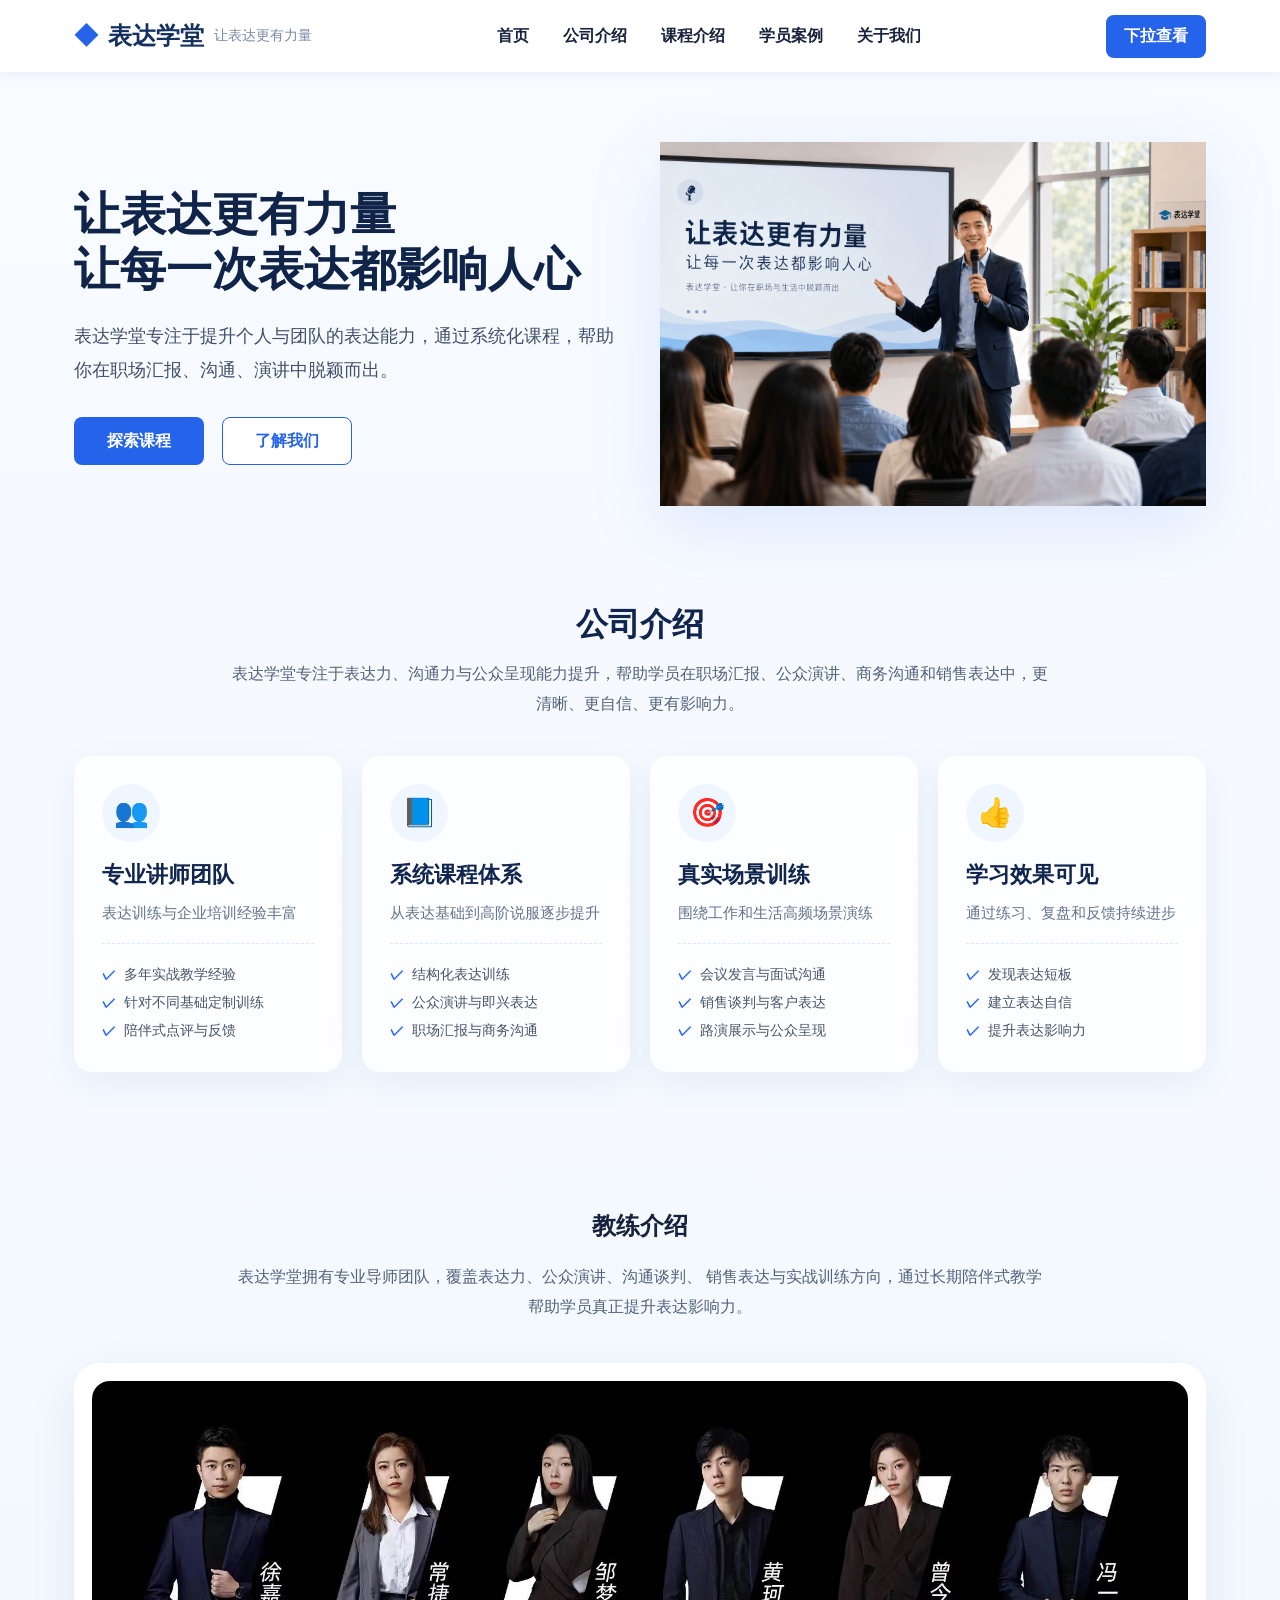
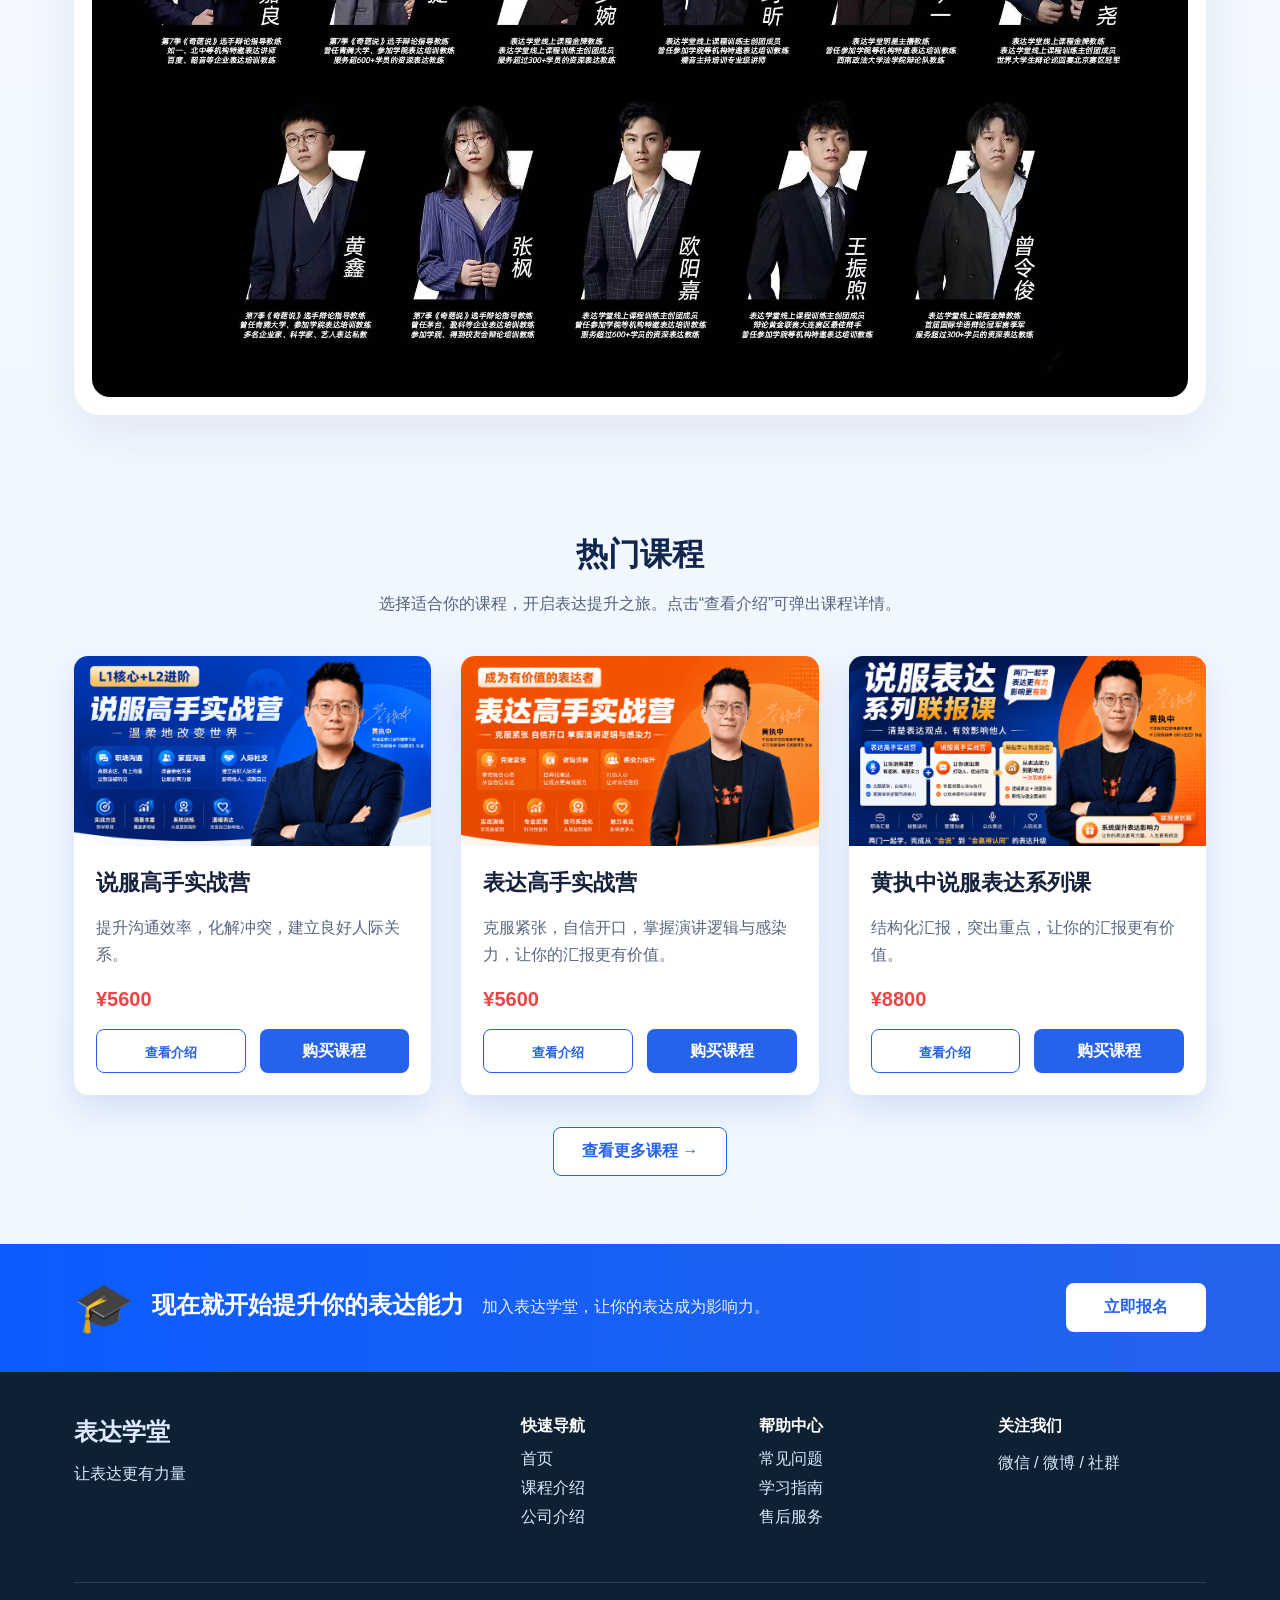
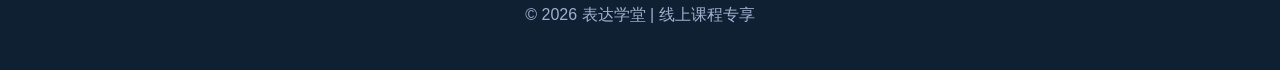
<file: index.html>
<!DOCTYPE html>
<html lang="zh-CN">
<head>
  <meta charset="UTF-8" />
  <meta name="viewport" content="width=device-width, initial-scale=1.0" />
  <title>表达学堂｜课程介绍</title>
  <link rel="stylesheet" href="css/style.css" />
</head>
<body>
  <header class="topbar">
    <div class="nav-wrap">
      <a class="brand" href="#home">
        <span class="brand-icon">◆</span>
        <span>表达学堂</span>
        <em>让表达更有力量</em>
      </a>
      <nav class="nav">
        <a href="#home">首页</a>
        <a href="#about">公司介绍</a>
        <a href="#courses">课程介绍</a>
        <a href="#cases">学员案例</a>
        <a href="#contact">关于我们</a>
      </nav>
      <a class="login-btn" href="#courses">下拉查看</a>
    </div>
  </header>

  <main id="home">
    <section class="hero">
      <div class="hero-text">
        <h1>让表达更有力量<br>让每一次表达都影响人心</h1>
        <p>表达学堂专注于提升个人与团队的表达能力，通过系统化课程，帮助你在职场汇报、沟通、演讲中脱颖而出。</p>
        <div class="hero-actions">
          <a class="primary-btn" href="#courses">探索课程</a>
          <a class="ghost-btn" href="#about">了解我们</a>
        </div>
      </div>
      <div class="hero-img"><img src="images/home-banner.jpg" alt="表达学堂课程场景"></div>
    </section>

   <section class="about" id="about">
  <h2>公司介绍</h2>
  <p class="section-desc">
    表达学堂专注于表达力、沟通力与公众呈现能力提升，帮助学员在职场汇报、公众演讲、商务沟通和销售表达中，更清晰、更自信、更有影响力。
  </p>

  <div class="features">
    <div class="feature">
      <span>👥</span>
      <h3>专业讲师团队</h3>
      <p>表达训练与企业培训经验丰富</p>
      <ul>
        <li>多年实战教学经验</li>
        <li>针对不同基础定制训练</li>
        <li>陪伴式点评与反馈</li>
      </ul>
    </div>

    <div class="feature">
      <span>📘</span>
      <h3>系统课程体系</h3>
      <p>从表达基础到高阶说服逐步提升</p>
      <ul>
        <li>结构化表达训练</li>
        <li>公众演讲与即兴表达</li>
        <li>职场汇报与商务沟通</li>
      </ul>
    </div>

    <div class="feature">
      <span>🎯</span>
      <h3>真实场景训练</h3>
      <p>围绕工作和生活高频场景演练</p>
      <ul>
        <li>会议发言与面试沟通</li>
        <li>销售谈判与客户表达</li>
        <li>路演展示与公众呈现</li>
      </ul>
    </div>

    <div class="feature">
      <span>👍</span>
      <h3>学习效果可见</h3>
      <p>通过练习、复盘和反馈持续进步</p>
      <ul>
        <li>发现表达短板</li>
        <li>建立表达自信</li>
        <li>提升表达影响力</li>
      </ul>
    </div>
  </div>
</section>

<section class="coach-team" id="cases">
  <h2>教练介绍</h2>

  <p class="section-desc">
    表达学堂拥有专业导师团队，覆盖表达力、公众演讲、沟通谈判、
    销售表达与实战训练方向，通过长期陪伴式教学帮助学员真正提升表达影响力。
  </p>

  <div class="coach-team-card">
    <img src="images/coach-team.jpg" alt="表达学堂教练团队">
  </div>
</section>

    <section class="courses" id="courses">
      <h2>热门课程</h2>
      <p class="section-desc">选择适合你的课程，开启表达提升之旅。点击“查看介绍”可弹出课程详情。</p>
      <div class="course-grid">

        <article class="course-card">
          <img src="images/shuofu.jpg" alt="高效沟通技巧课">
          <div class="course-body">
            <h3>说服高手实战营</h3>
            <p>提升沟通效率，化解冲突，建立良好人际关系。</p>
            <strong>¥5600</strong>
            <div class="card-actions">
              <button onclick="openCourse(0)">查看介绍</button>
              <a href="https://s.bluedothub.cn/VM5bxbV" target="_blank">购买课程</a>
            </div>
          </div>
        </article>

        <article class="course-card">
          <img src="images/biaoda.jpg" alt="当众演讲训练营">
          <div class="course-body">
            <h3>表达高手实战营</h3>
            <p>克服紧张，自信开口，掌握演讲逻辑与感染力，让你的汇报更有价值。</p>
            <strong>¥5600</strong>
            <div class="card-actions">
              <button onclick="openCourse(1)">查看介绍</button>
              <a href="https://s.bluedothub.cn/Vd4vapV" target="_blank">购买课程</a>
            </div>
          </div>
        </article>

        <article class="course-card">
          <img src="images/huang.jpg" alt="职场汇报实战课">
          <div class="course-body">
            <h3>黄执中说服表达系列课</h3>
            <p>结构化汇报，突出重点，让你的汇报更有价值。</p>
            <strong>¥8800</strong>
            <div class="card-actions">
              <button onclick="openCourse(2)">查看介绍</button>
              <a href="https://s.bluedothub.cn/Ea4LaaK" target="_blank">购买课程</a>
            </div>
          </div>
        </article>

      </div>
      <a class="more-btn" href="#courses">查看更多课程 →</a>
    </section>

    <section class="cta">
      <div><span>🎓</span><h2>现在就开始提升你的表达能力</h2><p>加入表达学堂，让你的表达成为影响力。</p></div>
      <a href="https://s.bluedothub.cn/Ea4LaaK" target="_blank">立即报名</a>
    </section>
  </main>

  <footer class="footer" id="contact">
    <div class="footer-brand"><strong>表达学堂</strong><p>让表达更有力量</p></div>
    <div><h4>快速导航</h4><a href="#home">首页</a><a href="#courses">课程介绍</a><a href="#about">公司介绍</a></div>
    <div><h4>帮助中心</h4><a href="#">常见问题</a><a href="#">学习指南</a><a href="#">售后服务</a></div>
    <div><h4>关注我们</h4><p>微信 / 微博 / 社群</p></div>
    <p class="copyright">© 2026 表达学堂 | 线上课程专享</p>
  </footer>

  <div class="modal" id="courseModal" aria-hidden="true">
    <div class="modal-card">
      <button class="modal-close" onclick="closeCourse()">×</button>
      <img id="modalImage" src="images/shuofu-detail.jpg" alt="课程详情图">
      <h3 id="modalTitle">课程标题</h3>
      <p id="modalText">课程介绍</p>
      <a id="modalBuy" class="primary-btn" target="_blank">立即购买</a>
    </div>
  </div>

  <script src="js/script.js"></script>
</body>
</html>
</file>
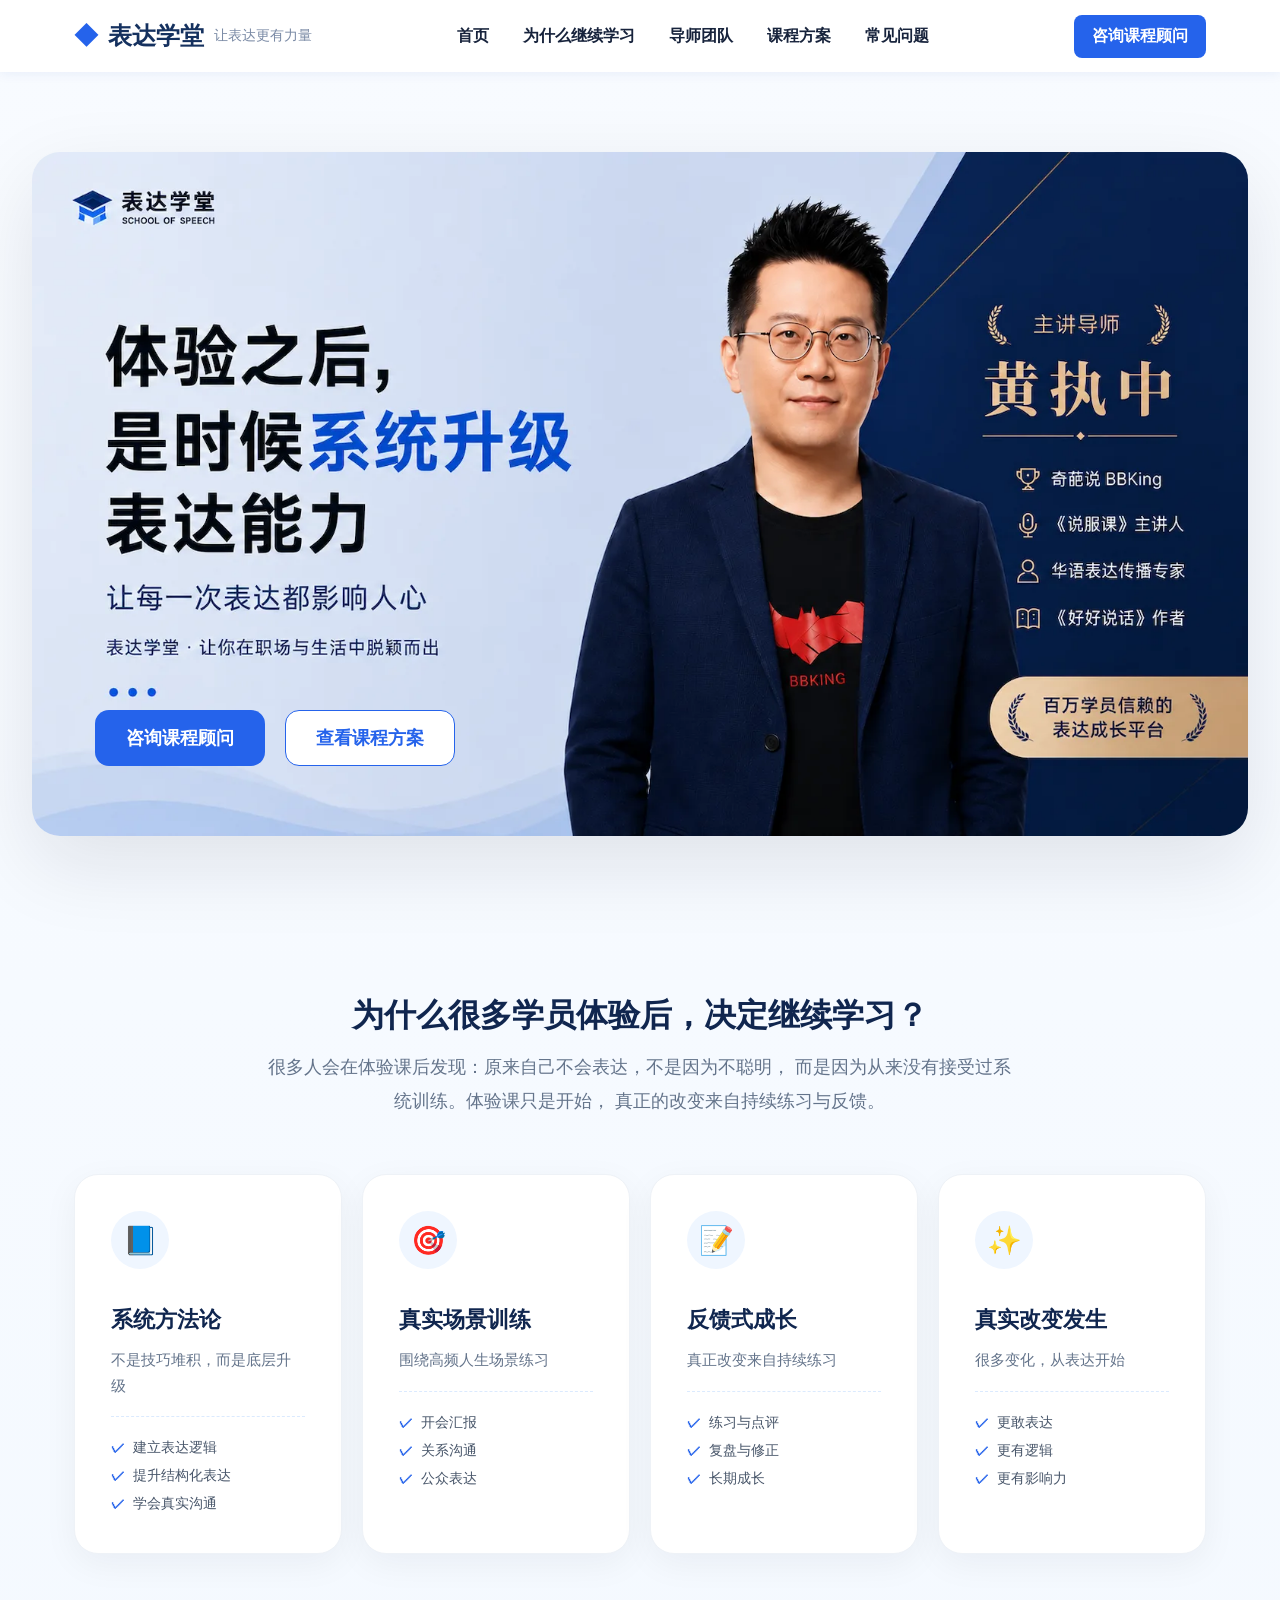
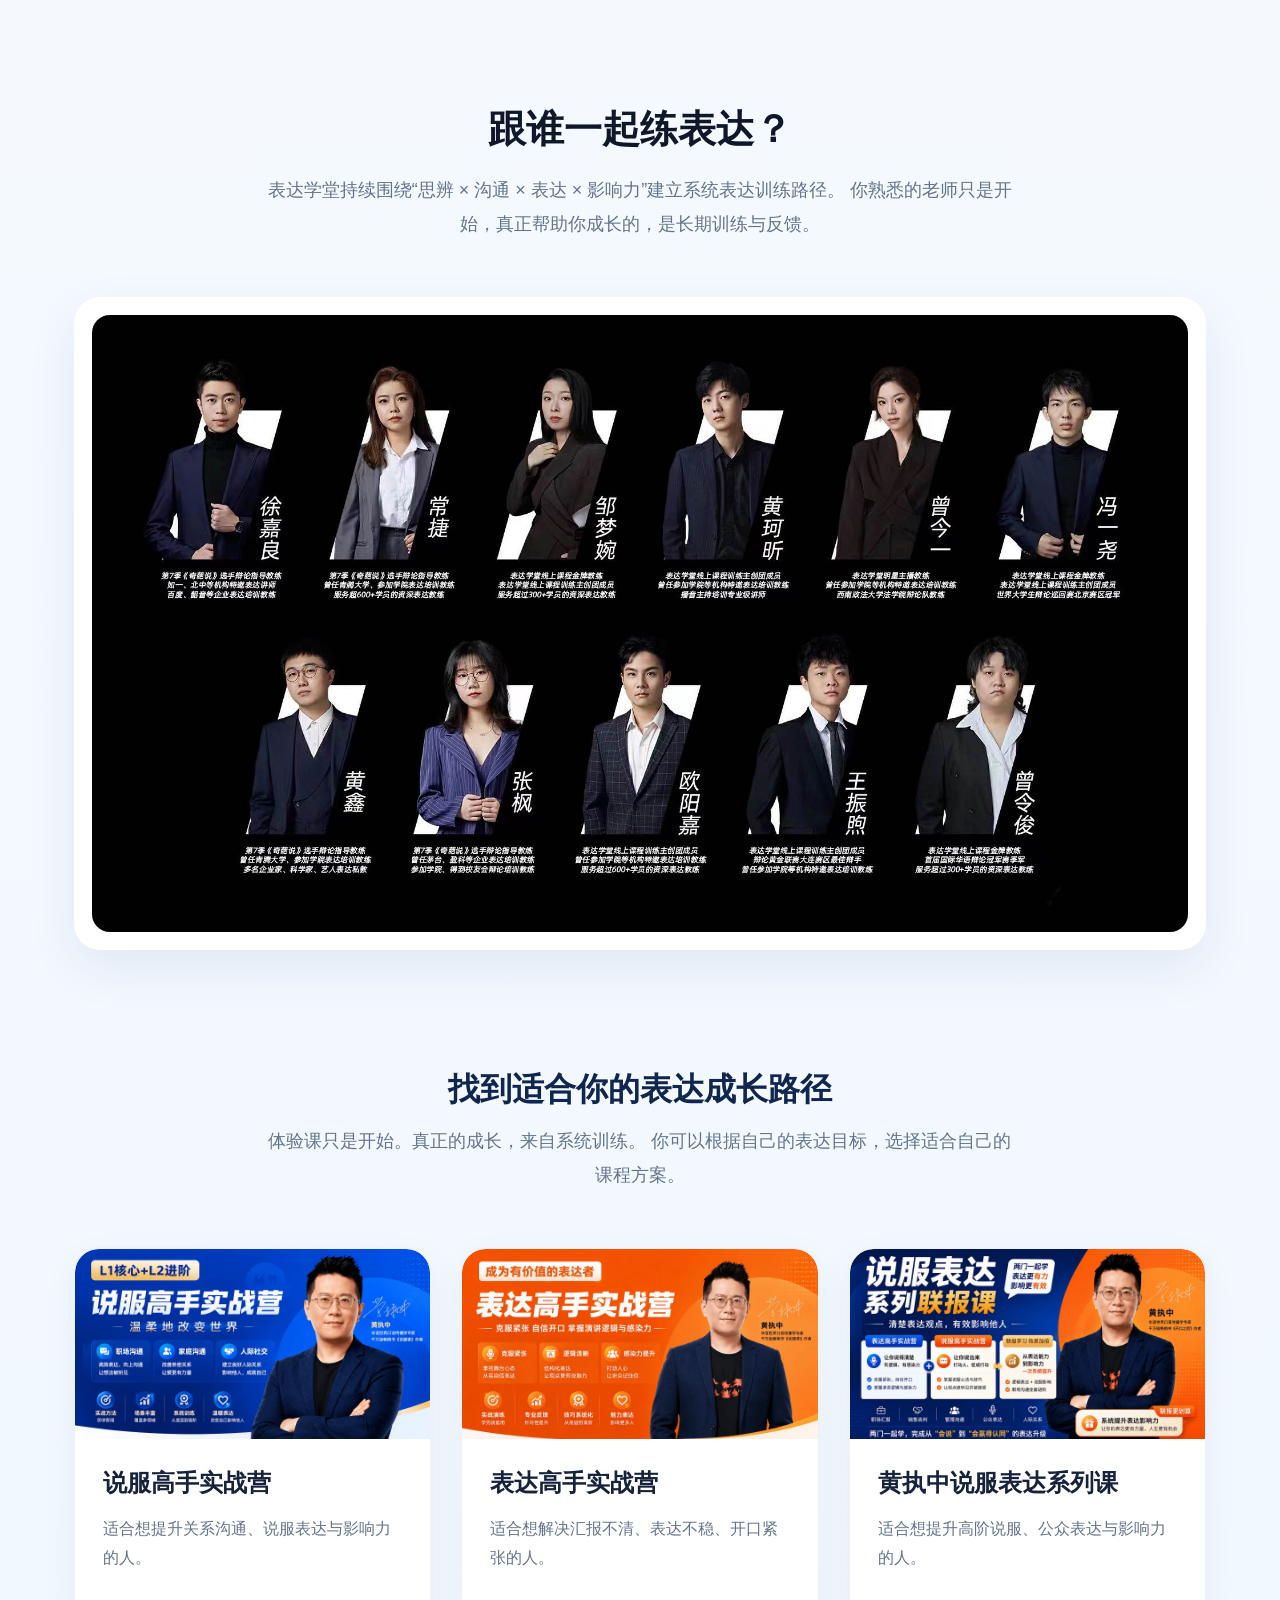
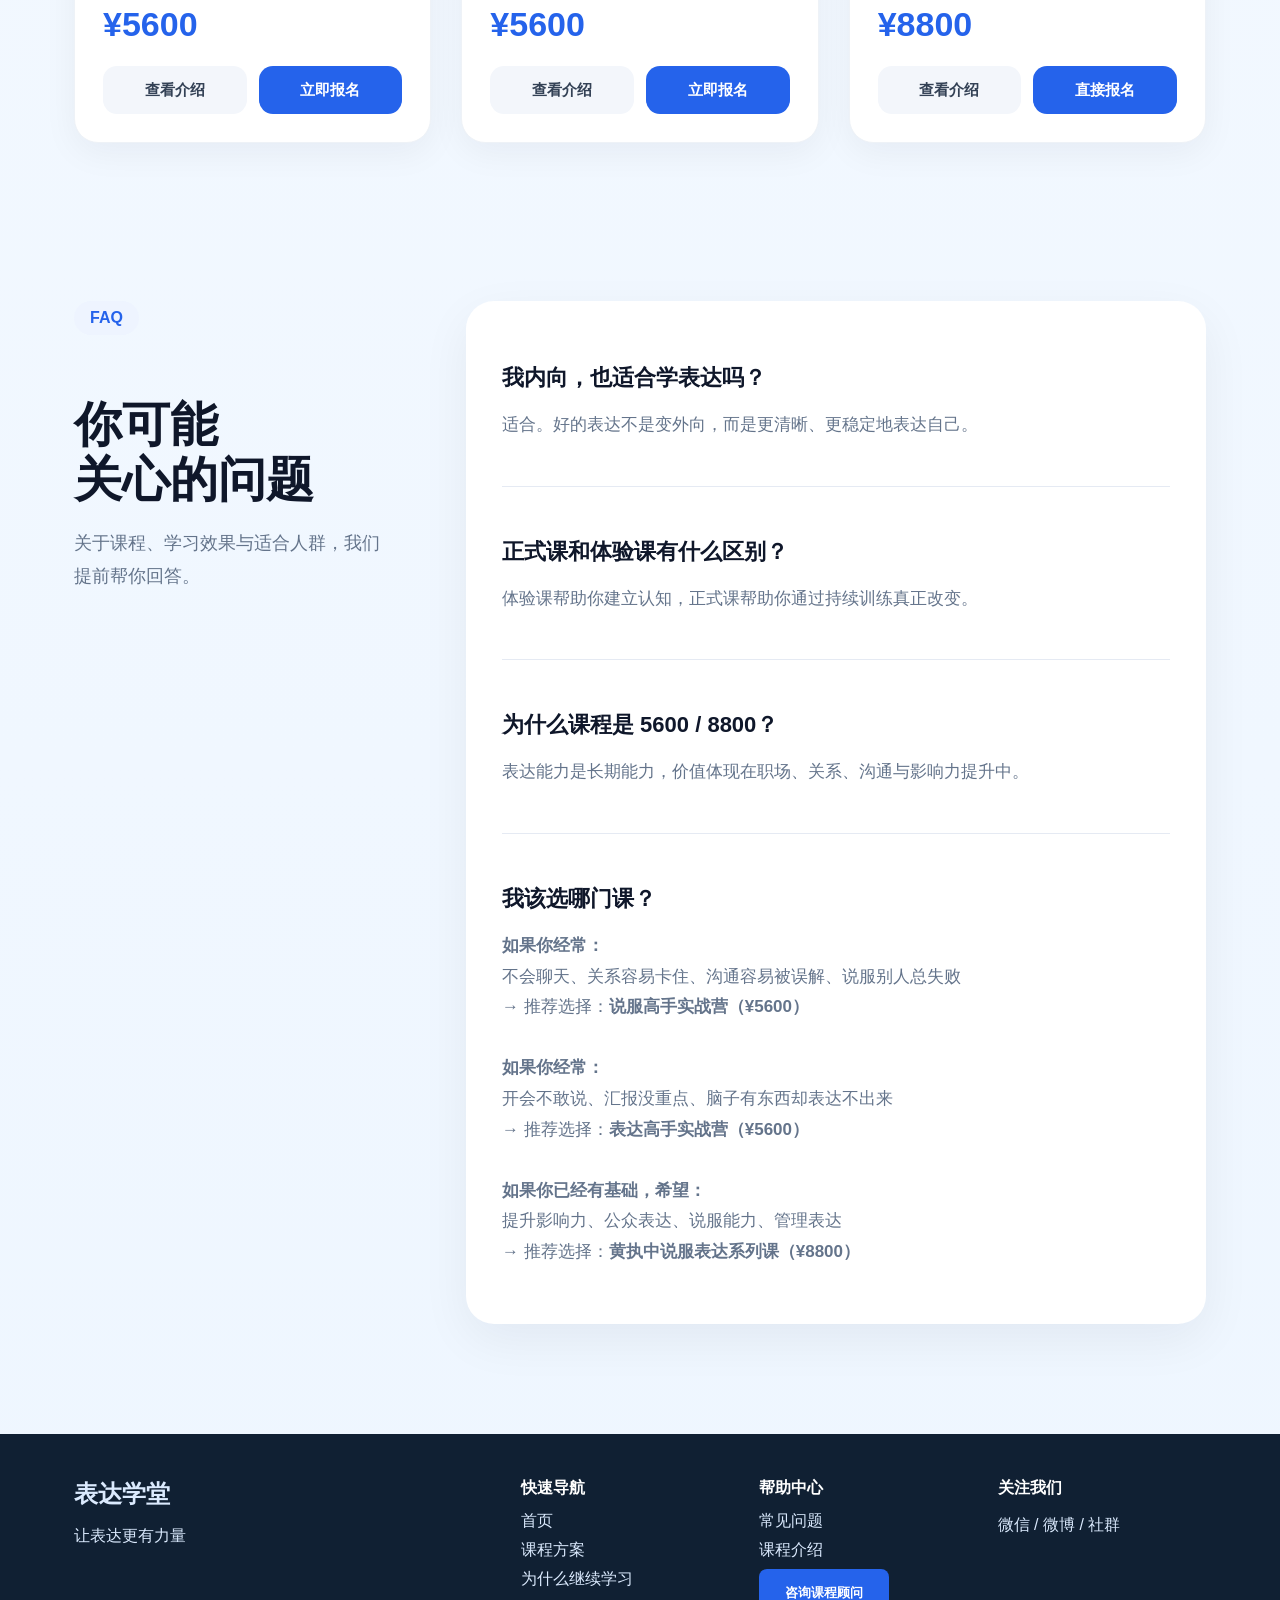
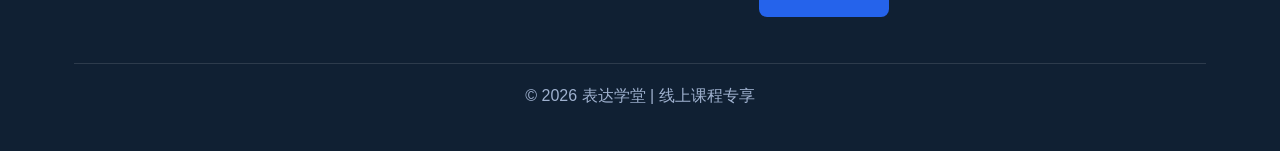
<file: day3/index.html>
<!DOCTYPE html>
<html lang="zh-CN">
<head>
  <meta charset="UTF-8" />
  <meta name="viewport" content="width=device-width, initial-scale=1.0" />
  <title>表达学堂｜表达成长课程方案</title>
  <link rel="stylesheet" href="css/style.css" />

  <style>
    .hero {
      align-items: center;
      gap: 80px;
    }

    .hero-text {
      max-width: 560px;
    }

    .hero-tag {
      display: inline-block;
      margin-bottom: 18px;
      padding: 8px 16px;
      border-radius: 999px;
      background: #eef4ff;
      color: #2563eb;
      font-weight: 700;
      font-size: 15px;
    }

    .hero-text h1 {
      font-size: 56px;
      line-height: 1.15;
      letter-spacing: -1px;
      margin-bottom: 28px;
    }

    .hero-text > p:not(.hero-tag) {
      font-size: 20px;
      line-height: 1.9;
      color: #475569;
      max-width: 520px;
    }

    .hero-img img {
      border-radius: 28px;
    }

    #wechatModal {
      position: fixed;
      inset: 0;
      background: rgba(0,0,0,.55);
      display: none;
      justify-content: center;
      align-items: center;
      z-index: 9999;
    }

    #wechatModal.show {
      display: flex;
    }

    #wechatModal .qr-modal {
      width: 420px;
      max-width: 92%;
      background: #fff;
      border-radius: 20px;
      padding: 36px;
      text-align: center;
      position: relative;
      box-shadow: 0 20px 60px rgba(0,0,0,.15);
    }

    #wechatModal h2 {
      font-size: 30px;
      margin-bottom: 12px;
      color: #111827;
    }

    .qr-subtitle {
      color: #6b7280;
      line-height: 1.8;
      margin-bottom: 24px;
    }

    .wechat-qr {
      width: 260px;
      border-radius: 20px;
      margin: 0 auto 20px;
      display: block;
      box-shadow: 0 8px 30px rgba(0,0,0,.08);
    }

    .scan-tip {
      background: #f4f7ff;
      padding: 16px;
      border-radius: 14px;
      line-height: 1.8;
      margin-bottom: 16px;
    }

    .safe-tip {
      color: #6b7280;
      font-size: 14px;
    }

    .course-card .card-actions {
      display: grid;
      grid-template-columns: 1fr 1fr;
      gap: 12px;
      margin-top: 20px;
    }

    .course-card .card-actions button,
    .course-card .card-actions a {
      min-height: 48px;
      border-radius: 14px;
      display: flex;
      align-items: center;
      justify-content: center;
      text-decoration: none;
      font-weight: 700;
      border: none;
      cursor: pointer;
      font-size: 15px;
    }

    .course-card .card-actions button {
      background: #f3f6fb;
      color: #334155;
    }

    .course-card .card-actions a {
      background: #2563eb;
      color: #fff;
    }

    .course-card .course-body p {
      min-height: 72px;
    }

    .faq {
      max-width: 1180px;
      margin: 110px auto;
      padding: 0 24px;
    }

    .faq-wrap {
      display: grid;
      grid-template-columns: 320px 1fr;
      gap: 72px;
      align-items: start;
    }

    .faq-tag {
      display: inline-block;
      padding: 8px 16px;
      background: #eef4ff;
      color: #2563eb;
      border-radius: 999px;
      font-weight: 700;
      margin-bottom: 22px;
    }

    .faq-left h2 {
      font-size: 48px;
      line-height: 1.15;
      margin-bottom: 20px;
      color: #0f172a;
    }

    .faq-left p {
      font-size: 18px;
      line-height: 1.8;
      color: #64748b;
    }

    .faq-list {
      background: #fff;
      border-radius: 28px;
      padding: 12px 36px;
      box-shadow: 0 16px 50px rgba(15,23,42,.06);
    }

    .faq-row {
      padding: 28px 0;
      border-bottom: 1px solid #e5eaf3;
    }

    .faq-row:last-child {
      border-bottom: none;
    }

    .faq-row h3 {
      font-size: 22px;
      margin-bottom: 10px;
      color: #0f172a;
    }

    .faq-row p {
      font-size: 17px;
      line-height: 1.8;
      color: #64748b;
    }

    @media (max-width: 900px) {
      .hero {
        gap: 40px;
      }

      .hero-text h1 {
        font-size: 40px;
      }

      .faq-wrap {
        grid-template-columns: 1fr;
        gap: 32px;
      }

      .faq-left h2 {
        font-size: 38px;
      }
    }
  </style>
</head>

<body>
  <header class="topbar">
    <div class="nav-wrap">
      <a class="brand" href="#home">
        <span class="brand-icon">◆</span>
        <span>表达学堂</span>
        <em>让表达更有力量</em>
      </a>

      <nav class="nav">
        <a href="#home">首页</a>
        <a href="#about">为什么继续学习</a>
        <a href="#cases">导师团队</a>
        <a href="#courses">课程方案</a>
        <a href="#faq">常见问题</a>
      </nav>

      <a class="login-btn" href="javascript:void(0)" onclick="openWechat()">咨询课程顾问</a>
    </div>
  </header>

  <main id="home">
  
<section class="hero poster-hero">
  <img src="images/hero-huang.webp" alt="黄执中说服表达课程">

  <div class="poster-actions">
    <a class="primary-btn" href="javascript:void(0)" onclick="openWechat()">咨询课程顾问</a>
    <a class="ghost-btn" href="#courses">查看课程方案</a>
  </div>
</section>



    <section class="about" id="about">
      <h2>为什么很多学员体验后，决定继续学习？</h2>

      <p class="section-desc">
        很多人会在体验课后发现：原来自己不会表达，不是因为不聪明，
        而是因为从来没有接受过系统训练。体验课只是开始，
        真正的改变来自持续练习与反馈。
      </p>

      <div class="features">
        <div class="feature">
          <span>📘</span>
          <h3>系统方法论</h3>
          <p>不是技巧堆积，而是底层升级</p>
          <ul>
            <li>建立表达逻辑</li>
            <li>提升结构化表达</li>
            <li>学会真实沟通</li>
          </ul>
        </div>

        <div class="feature">
          <span>🎯</span>
          <h3>真实场景训练</h3>
          <p>围绕高频人生场景练习</p>
          <ul>
            <li>开会汇报</li>
            <li>关系沟通</li>
            <li>公众表达</li>
          </ul>
        </div>

        <div class="feature">
          <span>📝</span>
          <h3>反馈式成长</h3>
          <p>真正改变来自持续练习</p>
          <ul>
            <li>练习与点评</li>
            <li>复盘与修正</li>
            <li>长期成长</li>
          </ul>
        </div>

        <div class="feature">
          <span>✨</span>
          <h3>真实改变发生</h3>
          <p>很多变化，从表达开始</p>
          <ul>
            <li>更敢表达</li>
            <li>更有逻辑</li>
            <li>更有影响力</li>
          </ul>
        </div>
      </div>
    </section>

    <section class="coach-team" id="cases">
      <h2>跟谁一起练表达？</h2>

      <p class="section-desc">
        表达学堂持续围绕“思辨 × 沟通 × 表达 × 影响力”建立系统表达训练路径。
        你熟悉的老师只是开始，真正帮助你成长的，是长期训练与反馈。
      </p>

      <div class="coach-team-card">
        <img src="images/coach-team.jpg" alt="表达学堂教练团队">
      </div>
    </section>

    <section class="courses" id="courses">
      <h2>找到适合你的表达成长路径</h2>

      <p class="section-desc">
        体验课只是开始。真正的成长，来自系统训练。
        你可以根据自己的表达目标，选择适合自己的课程方案。
      </p>

      <div class="course-grid">
        <article class="course-card">
          <img src="images/shuofu.webp" alt="说服高手实战营">
          <div class="course-body">
            <h3>说服高手实战营</h3>
            <p>适合想提升关系沟通、说服表达与影响力的人。</p>
            <strong>¥5600</strong>

            <div class="card-actions">
              <button onclick="openCourse(0)">查看介绍</button>
              <a href="https://s.bluedothub.cn/VM5bxbV" target="_blank" onclick="sendReminder('立即报名：说服高手实战营')">立即报名</a>
            </div>
          </div>
        </article>

        <article class="course-card">
          <img src="images/biaoda.webp" alt="表达高手实战营">
          <div class="course-body">
            <h3>表达高手实战营</h3>
            <p>适合想解决汇报不清、表达不稳、开口紧张的人。</p>
            <strong>¥5600</strong>

            <div class="card-actions">
              <button onclick="openCourse(1)">查看介绍</button>
              <a href="https://s.bluedothub.cn/Vd4vapV" target="_blank" onclick="sendReminder('立即报名：表达高手实战营')">立即报名</a>
            </div>
          </div>
        </article>

        <article class="course-card">
          <img src="images/huang.webp" alt="黄执中说服表达系列课">
          <div class="course-body">
            <h3>黄执中说服表达系列课</h3>
            <p>适合想提升高阶说服、公众表达与影响力的人。</p>
            <strong>¥8800</strong>

            <div class="card-actions">
              <button onclick="openCourse(2)">查看介绍</button>
              <a href="https://s.bluedothub.cn/Ea4LaaK" target="_blank" onclick="sendReminder('直接报名：黄执中说服表达系列课')">直接报名</a>
            </div>
          </div>
        </article>
      </div>
    </section>

    <section class="faq" id="faq">
      <div class="faq-wrap">
        <div class="faq-left">
          <span class="faq-tag">FAQ</span>
          <h2>你可能<br>关心的问题</h2>
          <p>关于课程、学习效果与适合人群，我们提前帮你回答。</p>
        </div>

        <div class="faq-list">
          <div class="faq-row">
            <h3>我内向，也适合学表达吗？</h3>
            <p>适合。好的表达不是变外向，而是更清晰、更稳定地表达自己。</p>
          </div>

          <div class="faq-row">
            <h3>正式课和体验课有什么区别？</h3>
            <p>体验课帮助你建立认知，正式课帮助你通过持续训练真正改变。</p>
          </div>

          <div class="faq-row">
            <h3>为什么课程是 5600 / 8800？</h3>
            <p>表达能力是长期能力，价值体现在职场、关系、沟通与影响力提升中。</p>
          </div>

<div class="faq-row">
  <h3>我该选哪门课？</h3>

  <p>
    <strong>如果你经常：</strong><br>
    不会聊天、关系容易卡住、沟通容易被误解、说服别人总失败<br>
    → 推荐选择：<strong>说服高手实战营（¥5600）</strong>
    <br><br>

    <strong>如果你经常：</strong><br>
    开会不敢说、汇报没重点、脑子有东西却表达不出来<br>
    → 推荐选择：<strong>表达高手实战营（¥5600）</strong>
    <br><br>

    <strong>如果你已经有基础，希望：</strong><br>
    提升影响力、公众表达、说服能力、管理表达<br>
    → 推荐选择：<strong>黄执中说服表达系列课（¥8800）</strong>
  </p>
</div>

        </div>
      </div>
    </section>
  </main>

  <footer class="footer" id="contact">
    <div class="footer-brand">
      <strong>表达学堂</strong>
      <p>让表达更有力量</p>
    </div>

    <div>
      <h4>快速导航</h4>
      <a href="#home">首页</a>
      <a href="#courses">课程方案</a>
      <a href="#about">为什么继续学习</a>
    </div>

    <div>
      <h4>帮助中心</h4>
      <a href="#faq">常见问题</a>
      <a href="#courses">课程介绍</a>
     <button
  id="modalBuy"
  class="primary-btn"
  type="button"
  onclick="event.preventDefault(); event.stopPropagation(); closeCourse(); openWechat();">
  咨询课程顾问
</button>
    </div>

    <div>
      <h4>关注我们</h4>
      <p>微信 / 微博 / 社群</p>
    </div>

    <p class="copyright">© 2026 表达学堂 | 线上课程专享</p>
  </footer>

  <div class="modal" id="courseModal" aria-hidden="true">
    <div class="modal-card">
      <button class="modal-close" onclick="closeCourse()">×</button>
      <img id="modalImage" src="images/shuofu-detail.jpg" alt="课程详情图">
      <h3 id="modalTitle">课程标题</h3>
      <p id="modalText">课程介绍</p>
      <a id="modalBuy" class="primary-btn" href="javascript:void(0)" onclick="openWechat()">咨询课程顾问</a>
    </div>
  </div>

  <div class="modal" id="wechatModal" aria-hidden="true">
    <div class="modal-card qr-modal">
      <button class="modal-close" onclick="closeWechat()">×</button>

      <h2>添加课程顾问</h2>

      <p class="qr-subtitle">
        咨询适合你的课程方案<br>
        获取学习建议与报名指引
      </p>

      <img src="images/wechat-qr.webp" alt="课程顾问二维码" class="wechat-qr">

      <div class="scan-tip">
        <strong>扫码方式：</strong><br>
        微信扫码添加<br>
        或长按保存二维码后微信识别
      </div>

      <div class="safe-tip">🔒 仅用于课程咨询，不会骚扰</div>
    </div>
  </div>

  <script src="js/script.js"></script>

  <script>
    // ================================
    // 官网点击提醒系统配置
    // 1）把下面的 URL 替换成你的腾讯云函数 URL
    // 2）王老师测试入口：官网地址后面加 ?sid=wang
    // ================================
    const REMINDER_API_URL = "https://1440334414-1wpkw2uyf3.ap-guangzhou.tencentscf.com";
    const DEFAULT_SALES_ID = "wang";

    // 进入官网时读取 sid，并保存客户归属
    (function saveSalesId() {
      const params = new URLSearchParams(window.location.search);
      const sid = params.get('sid');
      if (sid) {
        localStorage.setItem('sales_id', sid);
      } else if (!localStorage.getItem('sales_id')) {
        localStorage.setItem('sales_id', DEFAULT_SALES_ID);
      }
    })();

    // 发送提醒到腾讯云函数，再由云函数转发到企业微信群机器人
    function sendReminder(actionName) {
      if (!REMINDER_API_URL || REMINDER_API_URL.includes('请替换')) {
        console.warn('请先替换 REMINDER_API_URL 为腾讯云函数 URL');
        return;
      }

      const sid = localStorage.getItem('sales_id') || DEFAULT_SALES_ID;
      const payload = {
        sid: sid,
        action: actionName,
        page: window.location.href,
        title: document.title,
        time: new Date().toLocaleString('zh-CN', { hour12: false })
      };

      // 使用 no-cors + text/plain，避免浏览器跨域预检导致发送失败
      fetch(REMINDER_API_URL, {
        method: 'POST',
        mode: 'no-cors',
        headers: {
          'Content-Type': 'text/plain;charset=UTF-8'
        },
        body: JSON.stringify(payload)
      }).catch(function(err) {
        console.error('提醒发送失败：', err);
      });
    }

    function openWechat() {
      sendReminder('咨询课程顾问');
      const modal = document.getElementById('wechatModal');
      modal.classList.add('show');
      modal.setAttribute('aria-hidden', 'false');
    }

    function closeWechat() {
      const modal = document.getElementById('wechatModal');
      modal.classList.remove('show');
      modal.setAttribute('aria-hidden', 'true');
    }

    window.addEventListener('click', function(e) {
      const wechatModal = document.getElementById('wechatModal');
      if (e.target === wechatModal) {
        closeWechat();
      }
    });
  </script>
</body>
</html>
</file>
<file: css/style.css>
:root {
    --blue: #2563eb;
    --deep: #0f2b5f;
    --text: #17233c;
    --muted: #64748b;
    --bg: #f5f9ff;
    --card: #fff;
}

* {
    box-sizing: border-box;
}

html {
    scroll-behavior: smooth;
}

body {
    margin: 0;
    font-family: -apple-system, BlinkMacSystemFont, "Segoe UI", "Microsoft YaHei", Arial, sans-serif;
    color: var(--text);
    background: linear-gradient(180deg, #f8fbff, #eef6ff);
}

a {
    text-decoration: none;
}

.topbar {
    position: sticky;
    top: 0;
    background: rgba(255,255,255,.92);
    backdrop-filter: blur(10px);
    z-index: 10;
    box-shadow: 0 1px 12px rgba(30,64,175,.08);
}

.nav-wrap {
    max-width: 1180px;
    margin: auto;
    height: 72px;
    padding: 0 24px;
    display: flex;
    align-items: center;
    justify-content: space-between;
}

.brand {
    display: flex;
    align-items: center;
    gap: 10px;
    color: #15315f;
    font-weight: 800;
    font-size: 24px;
}

.brand-icon {
    color: var(--blue);
    font-size: 24px;
}

.brand em {
    font-size: 14px;
    color: #7a8aa5;
    font-style: normal;
    font-weight: 500;
}

.nav {
    display: flex;
    gap: 34px;
}

.nav a {
    color: #17233c;
    font-weight: 700;
}

.nav a:hover {
    color: var(--blue);
}

.login-btn {
    background: var(--blue);
    color: white;
    padding: 11px 18px;
    border-radius: 8px;
    font-weight: 700;
}

.hero {
    max-width: 1180px;
    margin: 0 auto;
    min-height: 480px;
    padding: 70px 24px 45px;
    display: grid;
    grid-template-columns: 1fr 1fr;
    align-items: center;
    gap: 40px;
}

.hero-text h1 {
    font-size: 46px;
    line-height: 1.2;
    margin: 0 0 22px;
    color: #0f2448;
}

.hero-text p {
    font-size: 18px;
    line-height: 1.9;
    color: #40506b;
    max-width: 580px;
}

.hero-actions {
    display: flex;
    gap: 18px;
    margin-top: 30px;
}

.primary-btn,
.ghost-btn {
    display: inline-flex;
    align-items: center;
    justify-content: center;
    min-width: 130px;
    height: 48px;
    border-radius: 8px;
    font-weight: 800;
}

.primary-btn {
    background: var(--blue);
    color: #fff;
}

.ghost-btn {
    color: var(--blue);
    border: 1px solid var(--blue);
    background: white;
}

.hero-img img {
    width: 100%;
    filter: drop-shadow(0 20px 35px rgba(37,99,235,.12));
}

.about,
.courses {
    max-width: 1180px;
    margin: 0 auto;
    padding: 48px 24px;
    text-align: center;
}

.about h2,
.courses h2 {
    font-size: 32px;
    margin: 0 0 12px;
    color: #10264f;
}

.section-desc {
    max-width: 820px;
    margin: 0 auto 36px;
    color: #52627a;
    line-height: 1.9;
}

.features {
    display: grid;
    grid-template-columns: repeat(4,1fr);
    gap: 20px;
}

.feature {
    background: rgba(255,255,255,.78);
    border-radius: 18px;
    padding: 26px;
    box-shadow: 0 10px 35px rgba(30,64,175,.07);
}

.feature span {
    font-size: 34px;
}

.feature h3 {
    margin: 12px 0 8px;
}

.feature p {
    margin: 0;
    color: #64748b;
}

.course-grid {
    display: grid;
    grid-template-columns: repeat(3,1fr);
    gap: 30px;
    text-align: left;
}

.course-card {
    background: white;
    border-radius: 14px;
    overflow: hidden;
    box-shadow: 0 14px 34px rgba(30,64,175,.13);
    transition: .25s;
}

.course-card:hover {
    transform: translateY(-7px);
}

.course-card > img {
    width: 100%;
    height: 190px;
    object-fit: cover;
    display: block;
}

.course-body {
    padding: 22px;
}

.course-body h3 {
    font-size: 22px;
    margin: 0 0 10px;
}

.course-body p {
    color: #58677f;
    line-height: 1.7;
    min-height: 58px;
}

.course-body strong {
    display: block;
    color: #ef4444;
    font-size: 20px;
    margin-bottom: 18px;
}

.card-actions {
    display: grid;
    grid-template-columns: 1fr 1fr;
    gap: 14px;
}

.card-actions button,
.card-actions a {
    height: 44px;
    border-radius: 8px;
    font-weight: 800;
    cursor: pointer;
    text-align: center;
    line-height: 44px;
}

.card-actions button {
    border: 1px solid var(--blue);
    color: var(--blue);
    background: #fff;
}

.card-actions a {
    background: var(--blue);
    color: #fff;
}

.more-btn {
    display: inline-block;
    margin-top: 32px;
    border: 1px solid var(--blue);
    color: var(--blue);
    background: white;
    border-radius: 8px;
    padding: 13px 28px;
    font-weight: 800;
}

.cta {
    margin-top: 20px;
    background: linear-gradient(90deg,#0b5cff,#2563eb);
    color: white;
    padding: 36px calc((100% - 1180px)/2 + 24px);
    display: flex;
    align-items: center;
    justify-content: space-between;
}

.cta div {
    display: flex;
    align-items: center;
    gap: 18px;
}

.cta span {
    font-size: 48px;
}

.cta h2 {
    margin: 0 0 6px;
}

.cta p {
    margin: 0;
    opacity: .9;
}

.cta a {
    background: white;
    color: var(--blue);
    font-weight: 900;
    border-radius: 8px;
    padding: 14px 38px;
}

.footer {
    background: #102033;
    color: #dbeafe;
    padding: 44px calc((100% - 1180px)/2 + 24px) 28px;
    display: grid;
    grid-template-columns: 2fr 1fr 1fr 1fr;
    gap: 30px;
}

.footer strong {
    font-size: 24px;
}

.footer a {
    display: block;
    color: #dbeafe;
    margin: 8px 0;
}

.footer h4 {
    margin: 0 0 12px;
    color: #fff;
}

.copyright {
    grid-column: 1/-1;
    text-align: center;
    border-top: 1px solid rgba(255,255,255,.12);
    padding-top: 22px;
    color: #9fb1cf;
}

/* 弹窗：支持长图上下滚动 */
.modal {
    position: fixed;
    inset: 0;
    background: rgba(5,15,35,.72);
    display: none;
    align-items: flex-start;
    justify-content: center;
    z-index: 99;
    padding: 40px 22px;
    overflow-y: auto;
}

.modal.show {
    display: flex;
}

.modal-card {
    position: relative;
    background: white;
    border-radius: 18px;
    max-width: 900px;
    width: 100%;
    padding: 22px;
    text-align: center;
    box-shadow: 0 24px 70px rgba(0,0,0,.28);
    margin: 0 auto;
}

.modal-card img {
    width: 100%;
    height: auto;
    max-height: none;
    object-fit: contain;
    border-radius: 14px;
    display: block;
}

.modal-card h3 {
    font-size: 26px;
    margin: 18px 0 8px;
}

.modal-card p {
    color: #53627c;
    line-height: 1.8;
}

.modal-close {
    position: absolute;
    right: 16px;
    top: 12px;
    width: 38px;
    height: 38px;
    border: 0;
    border-radius: 50%;
    background: #eff6ff;
    color: #1e40af;
    font-size: 26px;
    cursor: pointer;
    z-index: 100;
}

@media(max-width:900px) {
    .nav {
        display: none;
    }

    .hero {
        grid-template-columns: 1fr;
    }

    .hero-text h1 {
        font-size: 36px;
    }

    .features,
    .course-grid {
        grid-template-columns: 1fr;
    }

    .cta,
    .cta div {
        display: block;
        text-align: center;
    }

    .cta a {
        display: inline-block;
        margin-top: 20px;
    }

    .footer {
        grid-template-columns: 1fr;
    }

    .brand em {
        display: none;
    }
}

.feature {
    text-align: left;
    padding: 28px;
}

.feature span {
    display: inline-flex;
    width: 58px;
    height: 58px;
    align-items: center;
    justify-content: center;
    background: #eff6ff;
    border-radius: 50%;
    font-size: 28px;
    margin-bottom: 18px;
}

.feature h3 {
    font-size: 22px;
    color: #10264f;
    margin: 0 0 10px;
}

.feature p {
    font-size: 15px;
    line-height: 1.7;
    color: #64748b;
    margin-bottom: 18px;
}

.feature ul {
    list-style: none;
    padding: 16px 0 0;
    margin: 0;
    border-top: 1px dashed #dbeafe;
}

.feature li {
    font-size: 14px;
    color: #475569;
    line-height: 2;
}

.feature li::before {
    content: "✓";
    color: #2563eb;
    font-weight: 900;
    margin-right: 8px;
}

.coach-team {
    max-width: 1180px;
    margin: 0 auto;
    padding: 70px 24px;
    text-align: center;
}

.coach-team-card {
    margin-top: 40px;
    background: white;
    border-radius: 26px;
    overflow: hidden;
    padding: 18px;
    box-shadow: 0 18px 50px rgba(15,43,95,.08);
}

.coach-team-card img {
    width: 100%;
    display: block;
    border-radius: 18px;
}
</file>
<file: day3/css/style.css>
:root {
    --blue: #2563eb;
    --deep: #0f2b5f;
    --text: #17233c;
    --muted: #64748b;
    --bg: #f5f9ff;
    --card: #fff;
}

* {
    box-sizing: border-box;
}

html {
    scroll-behavior: smooth;
}

body {
    margin: 0;
    font-family: -apple-system, BlinkMacSystemFont, "Segoe UI", "Microsoft YaHei", Arial, sans-serif;
    color: var(--text);
    background: linear-gradient(180deg, #f8fbff, #eef6ff);
}

a {
    text-decoration: none;
}

.topbar {
    position: sticky;
    top: 0;
    background: rgba(255,255,255,.92);
    backdrop-filter: blur(10px);
    z-index: 10;
    box-shadow: 0 1px 12px rgba(30,64,175,.08);
}

.nav-wrap {
    max-width: 1180px;
    margin: auto;
    height: 72px;
    padding: 0 24px;
    display: flex;
    align-items: center;
    justify-content: space-between;
}

.brand {
    display: flex;
    align-items: center;
    gap: 10px;
    color: #15315f;
    font-weight: 800;
    font-size: 24px;
}

.brand-icon {
    color: var(--blue);
    font-size: 24px;
}

.brand em {
    font-size: 14px;
    color: #7a8aa5;
    font-style: normal;
    font-weight: 500;
}

.nav {
    display: flex;
    gap: 34px;
}

.nav a {
    color: #17233c;
    font-weight: 700;
}

.nav a:hover {
    color: var(--blue);
}

.login-btn {
    background: var(--blue);
    color: white;
    padding: 11px 18px;
    border-radius: 8px;
    font-weight: 700;
}

.hero {
    max-width: 1180px;
    margin: 0 auto;
    min-height: 480px;
    padding: 70px 24px 45px;
    display: grid;
    grid-template-columns: 1fr 1fr;
    align-items: center;
    gap: 40px;
}

.hero-text h1 {
    font-size: 46px;
    line-height: 1.2;
    margin: 0 0 22px;
    color: #0f2448;
}

.hero-text p {
    font-size: 18px;
    line-height: 1.9;
    color: #40506b;
    max-width: 580px;
}

.hero-actions {
    display: flex;
    gap: 18px;
    margin-top: 30px;
}

.primary-btn,
.ghost-btn {
    display: inline-flex;
    align-items: center;
    justify-content: center;
    min-width: 130px;
    height: 48px;
    border-radius: 8px;
    font-weight: 800;
}

.primary-btn {
    background: var(--blue);
    color: #fff;
}

.ghost-btn {
    color: var(--blue);
    border: 1px solid var(--blue);
    background: white;
}

.hero-img img {
    width: 100%;
    filter: drop-shadow(0 20px 35px rgba(37,99,235,.12));
}

.about,
.courses {
    max-width: 1180px;
    margin: 0 auto;
    padding: 48px 24px;
    text-align: center;
}

.about h2,
.courses h2 {
    font-size: 32px;
    margin: 0 0 12px;
    color: #10264f;
}

.section-desc {
    max-width: 820px;
    margin: 0 auto 36px;
    color: #52627a;
    line-height: 1.9;
}

.features {
    display: grid;
    grid-template-columns: repeat(4,1fr);
    gap: 20px;
}

.feature {
    background: rgba(255,255,255,.78);
    border-radius: 18px;
    padding: 26px;
    box-shadow: 0 10px 35px rgba(30,64,175,.07);
}

.feature span {
    font-size: 34px;
}

.feature h3 {
    margin: 12px 0 8px;
}

.feature p {
    margin: 0;
    color: #64748b;
}

.course-grid {
    display: grid;
    grid-template-columns: repeat(3,1fr);
    gap: 30px;
    text-align: left;
}

.course-card {
    background: white;
    border-radius: 14px;
    overflow: hidden;
    box-shadow: 0 14px 34px rgba(30,64,175,.13);
    transition: .25s;
}

.course-card:hover {
    transform: translateY(-7px);
}

.course-card > img {
    width: 100%;
    height: 190px;
    object-fit: cover;
    display: block;
}

.course-body {
    padding: 22px;
}

.course-body h3 {
    font-size: 22px;
    margin: 0 0 10px;
}

.course-body p {
    color: #58677f;
    line-height: 1.7;
    min-height: 58px;
}

.course-body strong {
    display: block;
    color: #ef4444;
    font-size: 20px;
    margin-bottom: 18px;
}

.card-actions {
    display: grid;
    grid-template-columns: 1fr 1fr;
    gap: 14px;
}

.card-actions button,
.card-actions a {
    height: 44px;
    border-radius: 8px;
    font-weight: 800;
    cursor: pointer;
    text-align: center;
    line-height: 44px;
}

.card-actions button {
    border: 1px solid var(--blue);
    color: var(--blue);
    background: #fff;
}

.card-actions a {
    background: var(--blue);
    color: #fff;
}

.more-btn {
    display: inline-block;
    margin-top: 32px;
    border: 1px solid var(--blue);
    color: var(--blue);
    background: white;
    border-radius: 8px;
    padding: 13px 28px;
    font-weight: 800;
}

.cta {
    margin-top: 20px;
    background: linear-gradient(90deg,#0b5cff,#2563eb);
    color: white;
    padding: 36px calc((100% - 1180px)/2 + 24px);
    display: flex;
    align-items: center;
    justify-content: space-between;
}

.cta div {
    display: flex;
    align-items: center;
    gap: 18px;
}

.cta span {
    font-size: 48px;
}

.cta h2 {
    margin: 0 0 6px;
}

.cta p {
    margin: 0;
    opacity: .9;
}

.cta a {
    background: white;
    color: var(--blue);
    font-weight: 900;
    border-radius: 8px;
    padding: 14px 38px;
}

.footer {
    background: #102033;
    color: #dbeafe;
    padding: 44px calc((100% - 1180px)/2 + 24px) 28px;
    display: grid;
    grid-template-columns: 2fr 1fr 1fr 1fr;
    gap: 30px;
}

.footer strong {
    font-size: 24px;
}

.footer a {
    display: block;
    color: #dbeafe;
    margin: 8px 0;
}

.footer h4 {
    margin: 0 0 12px;
    color: #fff;
}

.copyright {
    grid-column: 1/-1;
    text-align: center;
    border-top: 1px solid rgba(255,255,255,.12);
    padding-top: 22px;
    color: #9fb1cf;
}

/* 弹窗：支持长图上下滚动 */
.modal {
    position: fixed;
    inset: 0;
    background: rgba(5,15,35,.72);
    display: none;
    align-items: flex-start;
    justify-content: center;
    z-index: 99;
    padding: 40px 22px;
    overflow-y: auto;
}

.modal.show {
    display: flex;
}

.modal-card {
    position: relative;
    background: white;
    border-radius: 18px;
    max-width: 900px;
    width: 100%;
    padding: 22px;
    text-align: center;
    box-shadow: 0 24px 70px rgba(0,0,0,.28);
    margin: 0 auto;
}

.modal-card img {
    width: 100%;
    height: auto;
    max-height: none;
    object-fit: contain;
    border-radius: 14px;
    display: block;
}

.modal-card h3 {
    font-size: 26px;
    margin: 18px 0 8px;
}

.modal-card p {
    color: #53627c;
    line-height: 1.8;
}

.modal-close {
    position: absolute;
    right: 16px;
    top: 12px;
    width: 38px;
    height: 38px;
    border: 0;
    border-radius: 50%;
    background: #eff6ff;
    color: #1e40af;
    font-size: 26px;
    cursor: pointer;
    z-index: 100;
}

@media(max-width:900px) {
    .nav {
        display: none;
    }

    .hero {
        grid-template-columns: 1fr;
    }

    .hero-text h1 {
        font-size: 36px;
    }

    .features,
    .course-grid {
        grid-template-columns: 1fr;
    }

    .cta,
    .cta div {
        display: block;
        text-align: center;
    }

    .cta a {
        display: inline-block;
        margin-top: 20px;
    }

    .footer {
        grid-template-columns: 1fr;
    }

    .brand em {
        display: none;
    }
}

.feature {
    text-align: left;
    padding: 28px;
}

.feature span {
    display: inline-flex;
    width: 58px;
    height: 58px;
    align-items: center;
    justify-content: center;
    background: #eff6ff;
    border-radius: 50%;
    font-size: 28px;
    margin-bottom: 18px;
}

.feature h3 {
    font-size: 22px;
    color: #10264f;
    margin: 0 0 10px;
}

.feature p {
    font-size: 15px;
    line-height: 1.7;
    color: #64748b;
    margin-bottom: 18px;
}

.feature ul {
    list-style: none;
    padding: 16px 0 0;
    margin: 0;
    border-top: 1px dashed #dbeafe;
}

.feature li {
    font-size: 14px;
    color: #475569;
    line-height: 2;
}

.feature li::before {
    content: "✓";
    color: #2563eb;
    font-weight: 900;
    margin-right: 8px;
}

.coach-team {
    max-width: 1180px;
    margin: 0 auto;
    padding: 70px 24px;
    text-align: center;
}

.coach-team-card {
    margin-top: 40px;
    background: white;
    border-radius: 26px;
    overflow: hidden;
    padding: 18px;
    box-shadow: 0 18px 50px rgba(15,43,95,.08);
}

.coach-team-card img {
    width: 100%;
    display: block;
    border-radius: 18px;
}

```css
/* =========
整体优化
========= */

body {
  background: #f8fafc;
}

/* =========
Hero升级
========= */

.hero {
  padding: 90px 8%;
  gap: 60px;
}

.hero-text h1 {
  font-size: 54px;
  line-height: 1.25;
  color: #0f172a;
  margin-bottom: 24px;
  font-weight: 800;
}

.hero-text p {
  font-size: 18px;
  line-height: 1.9;
  color: #475569;
  max-width: 620px;
}

.hero-img img {
  border-radius: 28px;
  box-shadow: 0 30px 60px rgba(15,23,42,.12);
}

/* =========
Section标题统一
========= */

section h2 {
  font-size: 38px;
  font-weight: 800;
  color: #0f172a;
  margin-bottom: 18px;
}

.section-desc {
  font-size: 18px;
  line-height: 1.9;
  color: #64748b;
  max-width: 760px;
  margin: 0 auto 56px;
}

/* =========
卡片统一高级感
========= */

.feature,
.course-card {
  background: #fff;
  border-radius: 24px;
  border: 1px solid #eef2f7;
  box-shadow: 0 10px 35px rgba(15,23,42,.05);
  transition: .3s ease;
}

.feature:hover,
.course-card:hover {
  transform: translateY(-6px);
  box-shadow: 0 24px 50px rgba(15,23,42,.08);
}

.feature {
  padding: 36px;
}

.feature h3 {
  font-size: 22px;
  margin: 18px 0 12px;
}

.feature p {
  color: #64748b;
}

/* =========
课程区升级
========= */

.course-card img {
  border-radius: 24px 24px 0 0;
}

.course-body {
  padding: 28px;
}

.course-body h3 {
  font-size: 24px;
  margin-bottom: 14px;
}

.course-body p {
  color: #64748b;
  line-height: 1.8;
  min-height: 110px;
}

.course-body strong {
  display: block;
  font-size: 34px;
  color: #2563eb;
  margin: 18px 0 22px;
}

/* =========
按钮优化
========= */

.card-actions {
  display: flex;
  flex-direction: column;
  gap: 12px;
}

.card-actions a,
.card-actions button {
  border: none;
  border-radius: 14px;
  padding: 16px 18px;
  font-size: 16px;
  font-weight: 600;
  cursor: pointer;
  transition: .2s;
  text-align: center;
}

/* 咨询按钮（主） */

.card-actions a:first-of-type {
  background: #2563eb;
  color: #fff;
}

.card-actions a:first-of-type:hover {
  background: #1d4ed8;
}

/* 报名按钮（次） */

.card-actions a:last-of-type {
  background: #eff6ff;
  color: #2563eb;
}

.card-actions a:last-of-type:hover {
  background: #dbeafe;
}

/* 查看介绍 */

.card-actions button {
  background: #f8fafc;
  color: #475569;
}

.card-actions button:hover {
  background: #eef2ff;
}

/* =========
CTA升级
========= */

.cta {
  margin: 80px auto 0;
  width: 100%;
  padding: 36px 8%;
  background: linear-gradient(135deg, #2563eb, #1e40af);
  color: white;
  border-radius: 0;
  display: flex;
  align-items: center;
  justify-content: space-between;
  gap: 32px;
}

.cta h2 {
  color: white;
  font-size: 28px;
  line-height: 1.4;
  margin: 0 0 10px;
}

.cta p {
  color: rgba(255,255,255,.82);
  font-size: 16px;
  margin: 0;
}

.cta a {
  background: white;
  color: #2563eb;
  border-radius: 12px;
  padding: 16px 28px;
  font-weight: 700;
  white-space: nowrap;
}

@media (max-width: 768px) {
  .cta {
    flex-direction: column;
    align-items: flex-start;
    padding: 36px 24px;
  }

  .cta a {
    width: 100%;
    text-align: center;
  }
}

.cta h2 {
  color: white;
}

.cta p {
  color: rgba(255,255,255,.8);
}

.cta a {
  background: white;
  color: #2563eb;
  border-radius: 14px;
  padding: 18px 28px;
  font-weight: 700;
}

/* =========
FAQ优化
========= */

.faq .feature {
  text-align: left;
}

.faq .feature h3 {
  font-size: 20px;
}

.faq .feature p {
  line-height: 1.8;
}

/* =========
二维码弹窗升级
========= */

#wechatModal {
  position: fixed;
  inset: 0;
  background: rgba(15,23,42,.7);
  display: none;
  justify-content: center;
  align-items: center;
  z-index: 9999;
  backdrop-filter: blur(8px);
}

#wechatModal.show {
  display: flex;
}

.qr-modal {
  width: 420px;
  max-width: 92%;
  background: #fff;
  border-radius: 30px;
  padding: 42px;
  text-align: center;
  box-shadow: 0 40px 80px rgba(0,0,0,.18);
}

.qr-modal h2 {
  font-size: 30px;
  margin-bottom: 12px;
}

.qr-subtitle {
  color: #64748b;
  line-height: 1.9;
  margin-bottom: 24px;
}

.wechat-qr {
  width: 270px;
  border-radius: 22px;
  display: block;
  margin: 0 auto 22px;
  box-shadow: 0 10px 30px rgba(0,0,0,.08);
}

.scan-tip {
  background: #f8fafc;
  padding: 18px;
  border-radius: 18px;
  line-height: 1.8;
  margin-bottom: 18px;
}

.safe-tip {
  color: #94a3b8;
  font-size: 14px;
}

.hero {
  align-items: center;
  gap: 80px;
}

.hero-text {
  max-width: 560px;
}

.hero-tag {
  display: inline-block;
  margin-bottom: 18px;
  padding: 8px 16px;
  border-radius: 999px;
  background: #eef4ff;
  color: #2563eb;
  font-weight: 700;
  font-size: 15px;
}

.hero-text h1 {
  font-size: 56px;
  line-height: 1.15;
  letter-spacing: -1px;
  margin-bottom: 28px;
}

.hero-text > p:not(.hero-tag) {
  font-size: 20px;
  line-height: 1.9;
  color: #475569;
  max-width: 520px;
}

.hero-img img {
  border-radius: 28px;
}


```css
.faq {
  max-width: 1180px;
  margin: 110px auto;
  padding: 0 24px;
}

.faq-wrap {
  display: grid;
  grid-template-columns: 320px 1fr;
  gap: 72px;
  align-items: start;
}

.faq-tag {
  display: inline-block;
  padding: 8px 16px;
  background: #eef4ff;
  color: #2563eb;
  border-radius: 999px;
  font-weight: 700;
  margin-bottom: 22px;
}

.faq-left h2 {
  font-size: 48px;
  line-height: 1.15;
  margin-bottom: 20px;
  color: #0f172a;
}

.faq-left p {
  font-size: 18px;
  line-height: 1.8;
  color: #64748b;
}

.faq-list {
  background: #fff;
  border-radius: 28px;
  padding: 12px 36px;
  box-shadow: 0 16px 50px rgba(15,23,42,.06);
}

.faq-row {
  padding: 28px 0;
  border-bottom: 1px solid #e5eaf3;
}

.faq-row:last-child {
  border-bottom: none;
}

.faq-row h3 {
  font-size: 22px;
  margin-bottom: 10px;
  color: #0f172a;
}

.faq-row p {
  font-size: 17px;
  line-height: 1.8;
  color: #64748b;
}

@media (max-width: 900px) {
  .faq-wrap {
    grid-template-columns: 1fr;
    gap: 32px;
  }

  .faq-left h2 {
    font-size: 38px;
  }
}

#modalBuy {
  border: none;
  cursor: pointer;
  text-align: center;
}

.poster-hero {
  position: relative;
  max-width: 1420px;
  margin: 80px auto 110px;
  padding: 0 32px;
  display: block !important;
}

.poster-hero > img {
  width: 100%;
  max-width: 100%;
  display: block;
  border-radius: 28px;
  box-shadow: 0 28px 80px rgba(15, 23, 42, 0.10);
}

.poster-actions {
  position: absolute;
  left: 95px;
  bottom: 70px;
  display: flex;
  gap: 20px;
  z-index: 2;
}

.poster-actions .primary-btn,
.poster-actions .ghost-btn {
  min-width: 170px;
  height: 56px;
  border-radius: 14px;
  font-size: 18px;
  font-weight: 800;
}

@media (max-width: 900px) {
  .poster-hero {
    margin: 40px auto 70px;
    padding: 0 18px;
  }

  .poster-actions {
    position: static;
    margin-top: 20px;
    justify-content: center;
  }
}
</file>
